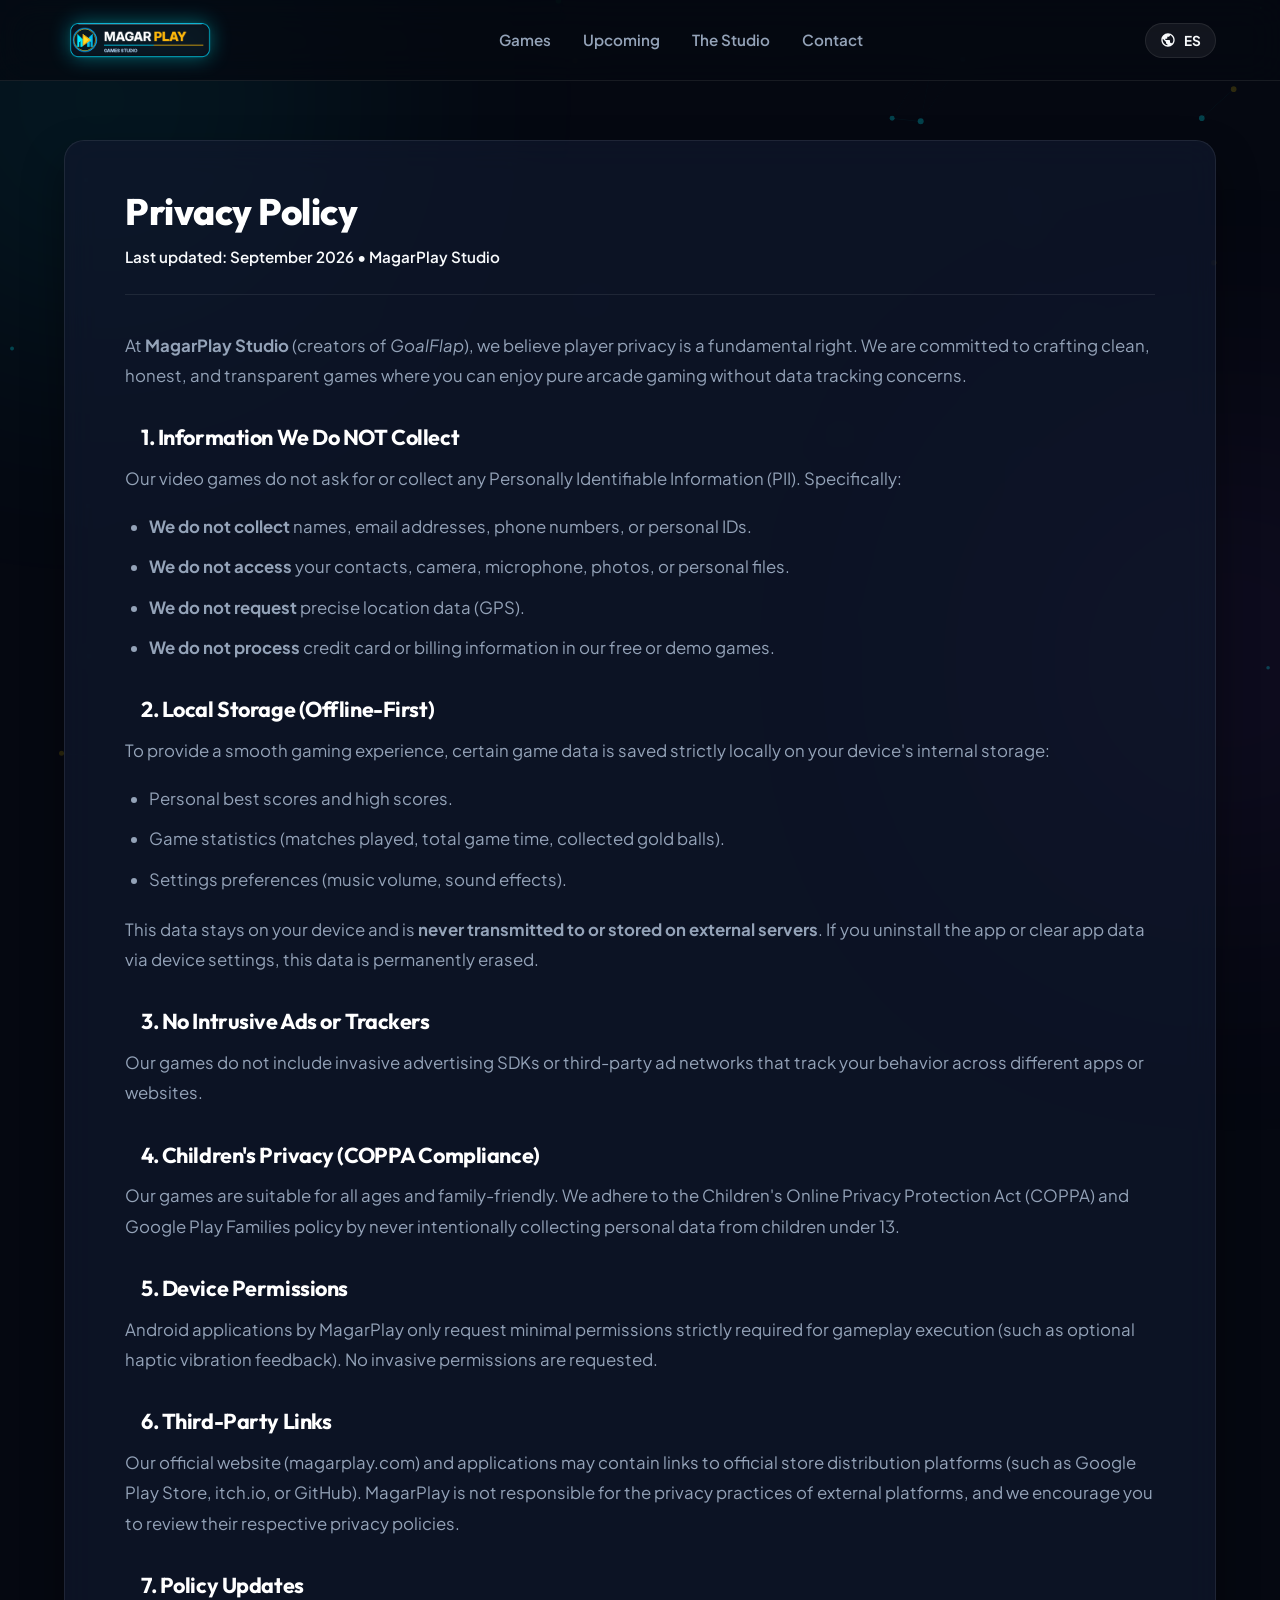
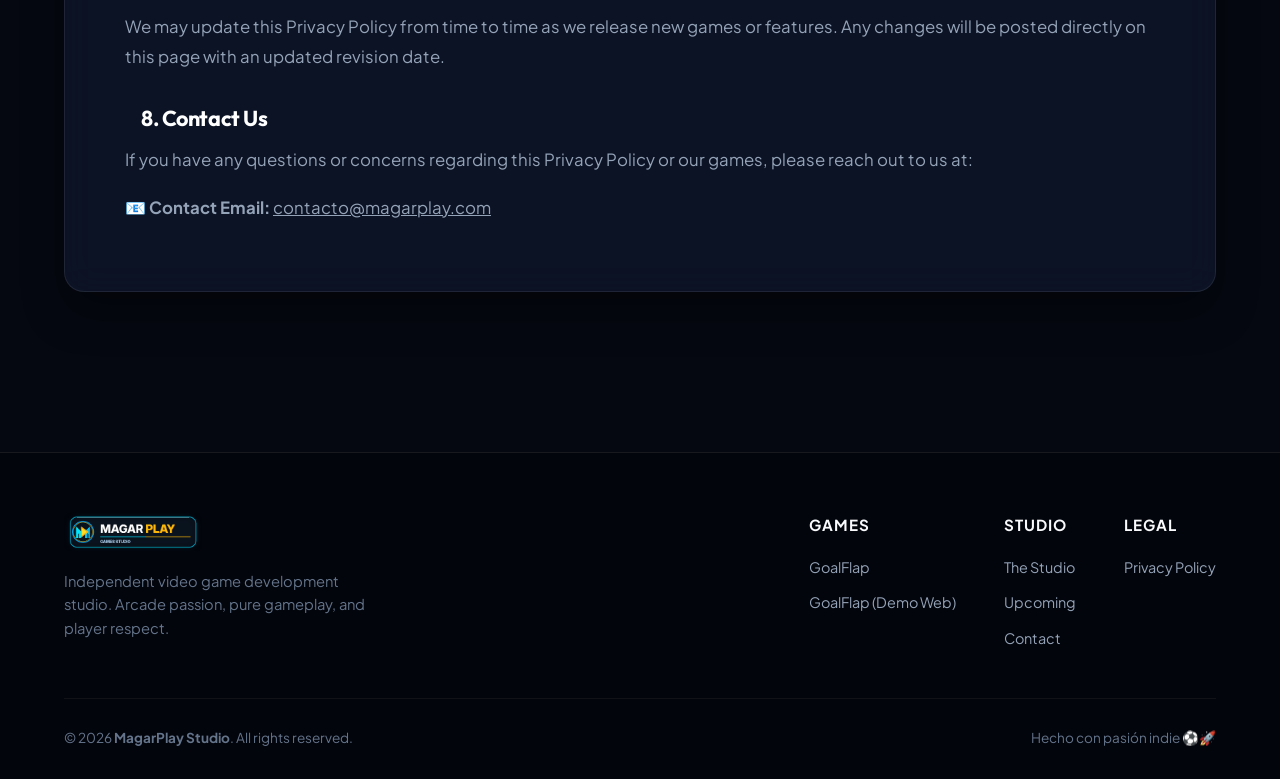
<file: privacy.html>
<!DOCTYPE html>
<html lang="es">
<head>
	<meta charset="UTF-8">
	<meta name="viewport" content="width=device-width, initial-scale=1.0">
	<title>Política de Privacidad | MagarPlay Studio</title>
	<meta name="description" content="Política de Privacidad de MagarPlay Studio y de nuestros videojuegos (GoalFlap). Respeto total a la privacidad del usuario, sin recolección de datos personales.">
	<link rel="canonical" href="https://magarplay.com/privacy.html">

	<!-- Favicon -->
	<link rel="icon" type="image/png" href="images/icon_512.png">
	<link rel="apple-touch-icon" href="images/icon_512.png">

	<!-- Google Fonts -->
	<link rel="preconnect" href="https://fonts.googleapis.com">
	<link rel="preconnect" href="https://fonts.gstatic.com" crossorigin>
	<link href="https://fonts.googleapis.com/css2?family=Outfit:wght@600;700;800;900&family=Plus+Jakarta+Sans:wght@400;500;600;700&display=swap" rel="stylesheet">

	<!-- Stylesheet -->
	<link rel="stylesheet" href="css/style.css">
</head>
<body>

	<!-- Particle Interactive Background Canvas -->
	<canvas id="particles-canvas"></canvas>

	<!-- Ambient Colored Glow Orbs -->
	<div class="ambient-glow ambient-top-left"></div>
	<div class="ambient-glow ambient-center-right"></div>

	<!-- NAVBAR -->
	<header class="site-header" id="header">
		<div class="container nav-wrapper">
			<a href="index.html" class="brand-link" aria-label="MagarPlay Inicio">
				<img src="images/magarplay_logo.png" alt="MagarPlay Logo" class="brand-logo">
			</a>

			<nav aria-label="Navegación principal">
				<ul class="nav-links" id="nav-links">
					<li><a href="index.html#games" data-i18n="nav_games">Juegos</a></li>
					<li><a href="index.html#upcoming" data-i18n="nav_upcoming">Próximamente</a></li>
					<li><a href="index.html#about" data-i18n="nav_about">El Estudio</a></li>
					<li><a href="index.html#contact" data-i18n="nav_contact">Contacto</a></li>
				</ul>
			</nav>

			<div class="nav-actions">
				<button class="lang-toggle-btn" id="lang-toggle" aria-label="Cambiar Idioma">
					<svg viewBox="0 0 24 24" width="16" height="16" aria-hidden="true">
						<path d="M12 2C6.48 2 2 6.48 2 12s4.48 10 10 10 10-4.48 10-10S17.52 2 12 2zm-1 17.93c-3.95-.49-7-3.85-7-7.93 0-.62.08-1.21.21-1.79L9 15v1c0 1.1.9 2 2 2v1.93zm6.9-2.54c-.26-.81-1-1.39-1.9-1.39h-1v-3c0-.55-.45-1-1-1H8v-2h2c.55 0 1-.45 1-1V7h2c1.1 0 2-.9 2-2v-.41c2.93 1.19 5 4.06 5 7.41 0 2.08-.8 3.97-2.1 5.39z"/>
					</svg>
					<span class="lang-label">EN</span>
				</button>
			</div>
		</div>
	</header>

	<main class="legal-section">
		<div class="container">
			<article class="legal-card">
				<header class="legal-header">
					<h1 data-i18n="privacy_title">Política de Privacidad</h1>
					<p class="legal-date"><span data-i18n="privacy_updated">Última actualización: Septiembre 2026</span> • MagarPlay Studio</p>
				</header>

				<!-- Spanish Content -->
				<div class="legal-body lang-content-es">
					<p>En <strong>MagarPlay Studio</strong> (creadores de <em>GoalFlap</em>), consideramos que la privacidad de nuestros jugadores es un derecho fundamental. Nos comprometemos a diseñar videojuegos limpios, honestos y transparentes, donde puedas disfrutar de una experiencia arcade pura sin preocuparte por el rastreo de tus datos.</p>

					<h2>1. Información que NO recopilamos</h2>
					<p>Nuestros videojuegos no solicitan ni recopilan ningún dato de carácter personal. Específicamente:</p>
					<ul>
						<li><strong>No recopilamos</strong> nombres, direcciones de correo electrónico, números telefónicos ni identificadores personales.</li>
						<li><strong>No accedemos</strong> a tu libreta de contactos, cámara, micrófono, fotos ni archivos personales del dispositivo.</li>
						<li><strong>No solicitamos</strong> datos de ubicación geográfica (GPS).</li>
						<li><strong>No procesamos</strong> datos de tarjetas de crédito o pagos en nuestros juegos gratuitos o demos.</li>
					</ul>

					<h2>2. Almacenamiento Local (Offline-First)</h2>
					<p>Para garantizar el funcionamiento fluido del juego, guardamos ciertos datos estrictamente de manera local en el almacenamiento interno de tu dispositivo:</p>
					<ul>
						<li>Tus récords personales y puntajes más altos (High Scores).</li>
						<li>Estadísticas de partidas jugadas, tiempo total de juego y balones de oro recogidos.</li>
						<li>Preferencias de configuración (volumen de música y efectos de sonido).</li>
					</ul>
					<p>Esta información se almacena localmente y <strong>nunca es enviada ni sincronizada con servidores externos</strong> de MagarPlay ni de terceros. Si desinstalas la aplicación o borras los datos del juego desde los ajustes de tu dispositivo, esta información se eliminará por completo.</p>

					<h2>3. Sin Publicidad Invasiva ni Rastreadores</h2>
					<p>Nuestros juegos no integran kits de desarrollo de software (SDKs) de publicidad intrusiva ni redes publicitarias que rastreen tu comportamiento de navegación entre diferentes aplicaciones o sitios web.</p>

					<h2>4. Privacidad de Menores (COPPA)</h2>
					<p>Nuestros videojuegos son aptos para toda la familia y para todas las edades. Cumplimos con las directrices de la Ley de Protección de la Privacidad Infantil en Línea (COPPA) y las directrices de Google Play Families, no recopilando deliberadamente ningún dato personal de menores de 13 años.</p>

					<h2>5. Permisos de la Aplicación</h2>
					<p>Las aplicaciones desarrolladas por MagarPlay en Android solo solicitan los permisos mínimos y estrictamente necesarios para su ejecución (como vibración háptica opcional para feedback del juego). No se solicitan permisos invasivos.</p>

					<h2>6. Enlaces a Sitios de Terceros</h2>
					<p>Nuestra página web oficial (magarplay.com) y nuestras aplicaciones pueden contener enlaces a plataformas de distribución autorizadas (como Google Play Store, itch.io o GitHub). MagarPlay no se hace responsable de las prácticas de privacidad de dichas plataformas externas, por lo que te recomendamos revisar sus respectivas políticas.</p>

					<h2>7. Cambios en esta Política</h2>
					<p>Podemos actualizar esta Política de Privacidad periódicamente si lanzamos nuevos títulos con funcionalidades adicionales. Cualquier cambio se publicará de manera inmediata en esta página web con la fecha de revisión correspondiente.</p>

					<h2>8. Contacto</h2>
					<p>Si tienes preguntas, dudas o inquietudes sobre esta Política de Privacidad o sobre cualquiera de nuestros videojuegos, no dudes en comunicarte con nosotros a:</p>
					<p>📧 <strong>Correo de contacto:</strong> <a href="mailto:contacto@magarplay.com">contacto@magarplay.com</a></p>
				</div>

				<!-- English Content -->
				<div class="legal-body lang-content-en" style="display: none;">
					<p>At <strong>MagarPlay Studio</strong> (creators of <em>GoalFlap</em>), we believe player privacy is a fundamental right. We are committed to crafting clean, honest, and transparent games where you can enjoy pure arcade gaming without data tracking concerns.</p>

					<h2>1. Information We Do NOT Collect</h2>
					<p>Our video games do not ask for or collect any Personally Identifiable Information (PII). Specifically:</p>
					<ul>
						<li><strong>We do not collect</strong> names, email addresses, phone numbers, or personal IDs.</li>
						<li><strong>We do not access</strong> your contacts, camera, microphone, photos, or personal files.</li>
						<li><strong>We do not request</strong> precise location data (GPS).</li>
						<li><strong>We do not process</strong> credit card or billing information in our free or demo games.</li>
					</ul>

					<h2>2. Local Storage (Offline-First)</h2>
					<p>To provide a smooth gaming experience, certain game data is saved strictly locally on your device's internal storage:</p>
					<ul>
						<li>Personal best scores and high scores.</li>
						<li>Game statistics (matches played, total game time, collected gold balls).</li>
						<li>Settings preferences (music volume, sound effects).</li>
					</ul>
					<p>This data stays on your device and is <strong>never transmitted to or stored on external servers</strong>. If you uninstall the app or clear app data via device settings, this data is permanently erased.</p>

					<h2>3. No Intrusive Ads or Trackers</h2>
					<p>Our games do not include invasive advertising SDKs or third-party ad networks that track your behavior across different apps or websites.</p>

					<h2>4. Children's Privacy (COPPA Compliance)</h2>
					<p>Our games are suitable for all ages and family-friendly. We adhere to the Children's Online Privacy Protection Act (COPPA) and Google Play Families policy by never intentionally collecting personal data from children under 13.</p>

					<h2>5. Device Permissions</h2>
					<p>Android applications by MagarPlay only request minimal permissions strictly required for gameplay execution (such as optional haptic vibration feedback). No invasive permissions are requested.</p>

					<h2>6. Third-Party Links</h2>
					<p>Our official website (magarplay.com) and applications may contain links to official store distribution platforms (such as Google Play Store, itch.io, or GitHub). MagarPlay is not responsible for the privacy practices of external platforms, and we encourage you to review their respective privacy policies.</p>

					<h2>7. Policy Updates</h2>
					<p>We may update this Privacy Policy from time to time as we release new games or features. Any changes will be posted directly on this page with an updated revision date.</p>

					<h2>8. Contact Us</h2>
					<p>If you have any questions or concerns regarding this Privacy Policy or our games, please reach out to us at:</p>
					<p>📧 <strong>Contact Email:</strong> <a href="mailto:contacto@magarplay.com">contacto@magarplay.com</a></p>
				</div>
			</article>
		</div>
	</main>

	<!-- FOOTER -->
	<footer class="site-footer">
		<div class="container">
			<div class="footer-top">
				<div class="footer-brand">
					<img src="images/magarplay_logo.png" alt="MagarPlay" style="height: 38px; width: auto;">
					<p data-i18n="footer_desc">Estudio independiente de desarrollo de videojuegos. Pasión arcade, jugabilidad pura y respeto al jugador.</p>
				</div>

				<div class="footer-nav">
					<div class="footer-col">
						<h5 data-i18n="footer_games">Juegos</h5>
						<ul>
							<li><a href="https://magarplay.github.io/GoalFlap/" target="_blank" rel="noopener">GoalFlap</a></li>
							<li><a href="https://magarplay.github.io/GoalFlap/play/" target="_blank" rel="noopener">GoalFlap (Demo Web)</a></li>
						</ul>
					</div>
					<div class="footer-col">
						<h5 data-i18n="footer_studio">Estudio</h5>
						<ul>
							<li><a href="index.html#about" data-i18n="nav_about">El Estudio</a></li>
							<li><a href="index.html#upcoming" data-i18n="nav_upcoming">Próximamente</a></li>
							<li><a href="index.html#contact" data-i18n="nav_contact">Contacto</a></li>
						</ul>
					</div>
					<div class="footer-col">
						<h5 data-i18n="footer_legal">Legal</h5>
						<ul>
							<li><a href="privacy.html" data-i18n="footer_privacy">Política de Privacidad</a></li>
						</ul>
					</div>
				</div>
			</div>

			<div class="footer-bottom">
				<div>
					&copy; 2026 <strong>MagarPlay Studio</strong>. <span data-i18n="footer_rights">Todos los derechos reservados.</span>
				</div>
				<div>
					Hecho con pasión indie ⚽🚀
				</div>
			</div>
		</div>
	</footer>

	<!-- Scripts -->
	<script src="js/main.js"></script>
</body>
</html>
</file>
<file: css/style.css>
/* ==========================================================================
   MAGARPLAY GAMES STUDIO - OFFICIAL PORTAL DESIGN SYSTEM
   Modern Dark Arcade Glassmorphism Theme (2026)
   ========================================================================== */

:root {
	--bg-deep: #050811;
	--bg-surface: #0a0f1d;
	--bg-card: rgba(16, 24, 45, 0.72);
	--bg-card-hover: rgba(22, 34, 62, 0.85);
	
	--accent-cyan: #00f0ff;
	--accent-cyan-rgb: 0, 240, 255;
	--accent-cyan-glow: rgba(0, 240, 255, 0.35);
	
	--accent-gold: #ffbe1a;
	--accent-gold-rgb: 255, 190, 26;
	--accent-gold-glow: rgba(255, 190, 26, 0.3);
	
	--accent-purple: #9d4edd;
	
	--text-primary: #f8fafc;
	--text-secondary: #94a3b8;
	--text-muted: #64748b;
	
	--border-subtle: rgba(255, 255, 255, 0.08);
	--border-hover: rgba(0, 240, 255, 0.35);
	
	--font-heading: 'Outfit', -apple-system, BlinkMacSystemFont, sans-serif;
	--font-body: 'Plus Jakarta Sans', -apple-system, BlinkMacSystemFont, sans-serif;
	
	--radius-sm: 8px;
	--radius-md: 14px;
	--radius-lg: 20px;
	--radius-full: 9999px;
	
	--shadow-card: 0 12px 32px -4px rgba(0, 0, 0, 0.5), 0 4px 12px -2px rgba(0, 0, 0, 0.3);
	--shadow-glow: 0 0 24px -2px var(--accent-cyan-glow);
	
	--transition-smooth: all 0.3s cubic-bezier(0.16, 1, 0.3, 1);
}

*, *::before, *::after {
	box-sizing: border-box;
	margin: 0;
	padding: 0;
}

html {
	scroll-behavior: smooth;
	color-scheme: dark;
}

body {
	background-color: var(--bg-deep);
	color: var(--text-primary);
	font-family: var(--font-body);
	line-height: 1.6;
	overflow-x: hidden;
	position: relative;
	min-height: 100vh;
}

/* Background Canvas */
#particles-canvas {
	position: fixed;
	top: 0;
	left: 0;
	width: 100vw;
	height: 100vh;
	pointer-events: none;
	z-index: 0;
	opacity: 0.55;
}

/* Ambient Radial Lighting */
.ambient-glow {
	position: fixed;
	width: 600px;
	height: 600px;
	border-radius: 50%;
	pointer-events: none;
	z-index: 0;
	filter: blur(140px);
	opacity: 0.18;
}
.ambient-top-left {
	top: -200px;
	left: -200px;
	background: radial-gradient(circle, var(--accent-cyan), transparent 70%);
}
.ambient-center-right {
	top: 40%;
	right: -250px;
	background: radial-gradient(circle, var(--accent-purple), transparent 70%);
}
.ambient-bottom-left {
	bottom: -200px;
	left: 10%;
	background: radial-gradient(circle, var(--accent-gold), transparent 70%);
}

/* Base Container */
.container {
	width: 100%;
	max-width: 1200px;
	margin: 0 auto;
	padding: 0 24px;
	position: relative;
	z-index: 1;
}

/* Typography */
h1, h2, h3, h4 {
	font-family: var(--font-heading);
	font-weight: 800;
	line-height: 1.15;
	letter-spacing: -0.02em;
}

.gradient-text-cyan {
	background: linear-gradient(135deg, #ffffff 10%, var(--accent-cyan) 90%);
	-webkit-background-clip: text;
	-webkit-text-fill-color: transparent;
}

.gradient-text-gold {
	background: linear-gradient(135deg, #ffffff 10%, var(--accent-gold) 90%);
	-webkit-background-clip: text;
	-webkit-text-fill-color: transparent;
}

/* ==========================================================================
   NAVIGATION
   ========================================================================== */
.site-header {
	position: fixed;
	top: 0;
	left: 0;
	right: 0;
	z-index: 1000;
	background: rgba(5, 8, 17, 0.75);
	backdrop-filter: blur(18px);
	-webkit-backdrop-filter: blur(18px);
	border-bottom: 1px solid var(--border-subtle);
	transition: var(--transition-smooth);
}

.nav-wrapper {
	display: flex;
	align-items: center;
	justify-content: space-between;
	height: 80px;
}

.brand-link {
	display: flex;
	align-items: center;
	gap: 12px;
	text-decoration: none;
	color: var(--text-primary);
}

.brand-logo {
	height: 42px;
	width: auto;
	object-fit: contain;
	filter: drop-shadow(0 0 10px rgba(0, 240, 255, 0.4));
	transition: var(--transition-smooth);
}

.brand-link:hover .brand-logo {
	transform: scale(1.04);
	filter: drop-shadow(0 0 16px rgba(0, 240, 255, 0.7));
}

.nav-links {
	display: flex;
	align-items: center;
	gap: 32px;
	list-style: none;
}

.nav-links a {
	color: var(--text-secondary);
	text-decoration: none;
	font-weight: 600;
	font-size: 0.95rem;
	transition: var(--transition-smooth);
	position: relative;
	padding: 6px 0;
}

.nav-links a:hover,
.nav-links a.active {
	color: var(--accent-cyan);
}

.nav-links a::after {
	content: '';
	position: absolute;
	bottom: 0;
	left: 0;
	width: 0;
	height: 2px;
	background: var(--accent-cyan);
	border-radius: var(--radius-full);
	box-shadow: 0 0 8px var(--accent-cyan);
	transition: var(--transition-smooth);
}

.nav-links a:hover::after,
.nav-links a.active::after {
	width: 100%;
}

.nav-actions {
	display: flex;
	align-items: center;
	gap: 16px;
}

/* Language Toggle Button */
.lang-toggle-btn {
	display: inline-flex;
	align-items: center;
	gap: 8px;
	background: rgba(255, 255, 255, 0.06);
	border: 1px solid var(--border-subtle);
	color: var(--text-primary);
	padding: 8px 14px;
	border-radius: var(--radius-full);
	font-family: var(--font-body);
	font-size: 0.85rem;
	font-weight: 700;
	cursor: pointer;
	transition: var(--transition-smooth);
}

.lang-toggle-btn:hover {
	background: rgba(0, 240, 255, 0.12);
	border-color: var(--accent-cyan);
	color: var(--accent-cyan);
	box-shadow: 0 0 16px rgba(0, 240, 255, 0.25);
}

.lang-toggle-btn svg {
	width: 16px;
	height: 16px;
	fill: currentColor;
}

/* Mobile Hamburger */
.mobile-menu-btn {
	display: none;
	background: transparent;
	border: none;
	color: var(--text-primary);
	cursor: pointer;
	padding: 8px;
}

.mobile-menu-btn svg {
	width: 28px;
	height: 28px;
	stroke: currentColor;
}

/* ==========================================================================
   HERO SECTION
   ========================================================================== */
.hero-section {
	padding-top: 170px;
	padding-bottom: 90px;
	text-align: center;
	position: relative;
}

.studio-pill {
	display: inline-flex;
	align-items: center;
	gap: 8px;
	background: rgba(0, 240, 255, 0.08);
	border: 1px solid rgba(0, 240, 255, 0.3);
	color: var(--accent-cyan);
	padding: 6px 18px;
	border-radius: var(--radius-full);
	font-size: 0.85rem;
	font-weight: 800;
	text-transform: uppercase;
	letter-spacing: 0.08em;
	margin-bottom: 24px;
	box-shadow: 0 0 20px rgba(0, 240, 255, 0.15);
	animation: pulseGlow 3s infinite alternate;
}

@keyframes pulseGlow {
	0% { box-shadow: 0 0 10px rgba(0, 240, 255, 0.15); }
	100% { box-shadow: 0 0 24px rgba(0, 240, 255, 0.35); }
}

.hero-title {
	font-size: clamp(2.5rem, 5.5vw, 4.2rem);
	max-width: 960px;
	margin: 0 auto 24px;
}

.hero-subtitle {
	font-size: clamp(1.05rem, 2vw, 1.25rem);
	color: var(--text-secondary);
	max-width: 720px;
	margin: 0 auto 40px;
}

.hero-cta-group {
	display: flex;
	align-items: center;
	justify-content: center;
	gap: 18px;
	flex-wrap: wrap;
	margin-bottom: 50px;
}

/* Buttons */
.btn {
	display: inline-flex;
	align-items: center;
	justify-content: center;
	gap: 10px;
	padding: 14px 28px;
	border-radius: var(--radius-full);
	font-family: var(--font-heading);
	font-size: 1rem;
	font-weight: 700;
	text-decoration: none;
	cursor: pointer;
	transition: var(--transition-smooth);
}

.btn-primary {
	background: linear-gradient(135deg, var(--accent-cyan), #0099ff);
	color: #030814;
	box-shadow: 0 8px 24px -4px rgba(0, 240, 255, 0.45);
	border: 1px solid rgba(255, 255, 255, 0.3);
}

.btn-primary:hover {
	transform: translateY(-2px);
	box-shadow: 0 14px 32px -2px rgba(0, 240, 255, 0.65);
	background: linear-gradient(135deg, #33f3ff, #1aa3ff);
}

.btn-gold {
	background: linear-gradient(135deg, var(--accent-gold), #ff8800);
	color: #120902;
	box-shadow: 0 8px 24px -4px rgba(255, 190, 26, 0.4);
	border: 1px solid rgba(255, 255, 255, 0.3);
}

.btn-gold:hover {
	transform: translateY(-2px);
	box-shadow: 0 14px 32px -2px rgba(255, 190, 26, 0.6);
	background: linear-gradient(135deg, #ffd055, #ff9922);
}

.btn-secondary {
	background: rgba(255, 255, 255, 0.05);
	color: var(--text-primary);
	border: 1px solid var(--border-subtle);
	backdrop-filter: blur(10px);
}

.btn-secondary:hover {
	background: rgba(255, 255, 255, 0.12);
	border-color: rgba(255, 255, 255, 0.3);
	transform: translateY(-2px);
}

/* Hero Stats Banner */
.hero-stats {
	display: flex;
	align-items: center;
	justify-content: center;
	gap: 36px;
	flex-wrap: wrap;
	padding: 20px 32px;
	background: rgba(16, 24, 45, 0.5);
	border: 1px solid var(--border-subtle);
	backdrop-filter: blur(14px);
	border-radius: var(--radius-lg);
	max-width: 840px;
	margin: 0 auto;
}

.stat-item {
	display: flex;
	align-items: center;
	gap: 12px;
	text-align: left;
}

.stat-icon {
	font-size: 1.5rem;
}

.stat-text strong {
	display: block;
	font-size: 1.05rem;
	color: var(--text-primary);
	font-family: var(--font-heading);
}

.stat-text span {
	font-size: 0.82rem;
	color: var(--text-secondary);
}

/* ==========================================================================
   FEATURED GAME SECTION
   ========================================================================== */
.section {
	padding: 100px 0;
	position: relative;
}

.section-header {
	text-align: center;
	margin-bottom: 60px;
}

.section-tag {
	display: inline-block;
	font-size: 0.85rem;
	font-weight: 800;
	text-transform: uppercase;
	letter-spacing: 0.1em;
	color: var(--accent-cyan);
	margin-bottom: 12px;
}

.section-title {
	font-size: clamp(2rem, 3.5vw, 2.8rem);
	margin-bottom: 16px;
}

.section-desc {
	font-size: 1.05rem;
	color: var(--text-secondary);
	max-width: 600px;
	margin: 0 auto;
}

/* Hero Game Card */
.featured-game-card {
	background: var(--bg-card);
	border: 1px solid var(--border-subtle);
	border-radius: var(--radius-lg);
	padding: 40px;
	backdrop-filter: blur(16px);
	-webkit-backdrop-filter: blur(16px);
	box-shadow: var(--shadow-card);
	transition: var(--transition-smooth);
	position: relative;
	overflow: hidden;
}

.featured-game-card::before {
	content: '';
	position: absolute;
	top: 0;
	left: 0;
	width: 100%;
	height: 3px;
	background: linear-gradient(90deg, transparent, var(--accent-cyan), var(--accent-gold), transparent);
}

.featured-game-card:hover {
	border-color: var(--border-hover);
	box-shadow: 0 16px 40px -8px rgba(0, 240, 255, 0.2);
}

.game-grid {
	display: grid;
	grid-template-columns: 1.1fr 1fr;
	gap: 48px;
	align-items: center;
}

/* Media Column */
.game-media-wrapper {
	position: relative;
	border-radius: var(--radius-md);
	overflow: hidden;
	box-shadow: 0 12px 28px rgba(0, 0, 0, 0.6);
	border: 1px solid rgba(255, 255, 255, 0.1);
}

.game-banner-img {
	width: 100%;
	height: auto;
	display: block;
	transition: transform 0.6s cubic-bezier(0.16, 1, 0.3, 1);
}

.featured-game-card:hover .game-banner-img {
	transform: scale(1.03);
}

/* Gameplay Screenshots Grid (Vertical Mobile Screens 9:16) */
.game-thumbs-row {
	display: grid;
	grid-template-columns: repeat(4, 1fr);
	gap: 12px;
	margin-top: 16px;
}

.game-thumb-item {
	border-radius: var(--radius-sm);
	overflow: hidden;
	border: 1.5px solid rgba(255, 255, 255, 0.12);
	aspect-ratio: 9 / 16;
	background: #070b16;
	cursor: pointer;
	position: relative;
	box-shadow: 0 6px 16px rgba(0, 0, 0, 0.45);
	transition: transform 0.28s ease, border-color 0.28s ease, box-shadow 0.28s ease;
}

.game-thumb-item::after {
	content: '';
	position: absolute;
	inset: 0;
	background: radial-gradient(circle at center, rgba(0, 240, 255, 0.2) 0%, transparent 75%);
	opacity: 0;
	transition: opacity 0.25s ease;
	pointer-events: none;
}

.game-thumb-item:hover {
	transform: translateY(-5px) scale(1.03);
	border-color: var(--accent-cyan);
	box-shadow: 0 10px 24px rgba(0, 240, 255, 0.35);
}

.game-thumb-item:hover::after {
	opacity: 1;
}

.game-thumb-item img {
	width: 100%;
	height: 100%;
	object-fit: cover;
	display: block;
	transition: transform 0.35s ease;
}

.game-thumb-item:hover img {
	transform: scale(1.05);
}

/* Info Column */
.game-badges-row {
	display: flex;
	gap: 10px;
	flex-wrap: wrap;
	margin-bottom: 18px;
}

.badge {
	display: inline-flex;
	align-items: center;
	gap: 6px;
	padding: 5px 12px;
	border-radius: var(--radius-full);
	font-size: 0.78rem;
	font-weight: 700;
	text-transform: uppercase;
	letter-spacing: 0.04em;
}

.badge-cyan {
	background: rgba(0, 240, 255, 0.1);
	border: 1px solid rgba(0, 240, 255, 0.3);
	color: var(--accent-cyan);
}

.badge-gold {
	background: rgba(255, 190, 26, 0.1);
	border: 1px solid rgba(255, 190, 26, 0.3);
	color: var(--accent-gold);
}

.badge-gray {
	background: rgba(255, 255, 255, 0.06);
	border: 1px solid var(--border-subtle);
	color: var(--text-secondary);
}

.game-title {
	font-size: clamp(2rem, 3.2vw, 2.7rem);
	margin-bottom: 8px;
}

.game-tagline {
	font-size: 1.1rem;
	color: var(--accent-gold);
	font-weight: 700;
	margin-bottom: 16px;
}

.game-description {
	color: var(--text-secondary);
	margin-bottom: 24px;
	font-size: 0.98rem;
}

/* Game Highlights Bullet Points */
.game-highlights {
	list-style: none;
	display: grid;
	grid-template-columns: 1fr 1fr;
	gap: 12px;
	margin-bottom: 32px;
}

.game-highlights li {
	display: flex;
	align-items: flex-start;
	gap: 8px;
	font-size: 0.9rem;
	color: var(--text-primary);
}

.game-highlights li span {
	color: var(--accent-cyan);
}

/* Game CTA Row */
.game-actions-row {
	display: flex;
	gap: 16px;
	flex-wrap: wrap;
}

/* ==========================================================================
   UPCOMING / PIPELINE SECTION
   ========================================================================== */
.pipeline-grid {
	display: grid;
	grid-template-columns: repeat(auto-fit, minmax(320px, 1fr));
	gap: 28px;
}

.pipeline-card {
	background: var(--bg-card);
	border: 1px solid var(--border-subtle);
	border-radius: var(--radius-lg);
	padding: 36px;
	backdrop-filter: blur(14px);
	box-shadow: var(--shadow-card);
	transition: var(--transition-smooth);
	position: relative;
	overflow: hidden;
}

.pipeline-card:hover {
	transform: translateY(-4px);
	border-color: rgba(255, 255, 255, 0.2);
	background: var(--bg-card-hover);
}

.pipeline-card-glow {
	position: absolute;
	top: -50px;
	right: -50px;
	width: 140px;
	height: 140px;
	border-radius: 50%;
	filter: blur(50px);
	pointer-events: none;
}
.glow-purple { background: rgba(157, 78, 221, 0.3); }
.glow-cyan { background: rgba(0, 240, 255, 0.25); }

.pipeline-badge {
	display: inline-block;
	font-size: 0.75rem;
	font-weight: 800;
	text-transform: uppercase;
	letter-spacing: 0.06em;
	padding: 4px 12px;
	border-radius: var(--radius-full);
	margin-bottom: 20px;
}

.pipeline-badge-dev {
	background: rgba(157, 78, 221, 0.15);
	color: #c77dff;
	border: 1px solid rgba(157, 78, 221, 0.35);
}

.pipeline-badge-lab {
	background: rgba(0, 240, 255, 0.12);
	color: var(--accent-cyan);
	border: 1px solid rgba(0, 240, 255, 0.35);
}

.pipeline-title {
	font-size: 1.5rem;
	margin-bottom: 12px;
}

.pipeline-desc {
	color: var(--text-secondary);
	font-size: 0.95rem;
	margin-bottom: 24px;
}

.pipeline-platforms {
	display: flex;
	gap: 12px;
	font-size: 0.85rem;
	color: var(--text-muted);
	font-weight: 600;
}

/* ==========================================================================
   PHILOSOPHY & PILLARS
   ========================================================================== */
.pillars-grid {
	display: grid;
	grid-template-columns: repeat(auto-fit, minmax(300px, 1fr));
	gap: 28px;
}

.pillar-card {
	background: var(--bg-card);
	border: 1px solid var(--border-subtle);
	border-radius: var(--radius-lg);
	padding: 36px 28px;
	text-align: center;
	transition: var(--transition-smooth);
	backdrop-filter: blur(14px);
}

.pillar-card:hover {
	transform: translateY(-4px);
	border-color: var(--border-hover);
	box-shadow: 0 12px 30px -4px rgba(0, 240, 255, 0.2);
}

.pillar-icon-box {
	width: 68px;
	height: 68px;
	margin: 0 auto 24px;
	background: rgba(255, 255, 255, 0.04);
	border: 1px solid var(--border-subtle);
	border-radius: var(--radius-md);
	display: flex;
	align-items: center;
	justify-content: center;
	font-size: 2rem;
	transition: var(--transition-smooth);
}

.pillar-card:hover .pillar-icon-box {
	background: rgba(0, 240, 255, 0.12);
	border-color: var(--accent-cyan);
	box-shadow: 0 0 20px rgba(0, 240, 255, 0.3);
	transform: scale(1.08);
}

.pillar-title {
	font-size: 1.35rem;
	margin-bottom: 14px;
}

.pillar-desc {
	font-size: 0.95rem;
	color: var(--text-secondary);
}

/* ==========================================================================
   ABOUT & CONTACT
   ========================================================================== */
.about-card {
	background: linear-gradient(135deg, rgba(16, 24, 45, 0.8), rgba(9, 14, 28, 0.95));
	border: 1px solid var(--border-subtle);
	border-radius: var(--radius-lg);
	padding: 56px 48px;
	backdrop-filter: blur(16px);
	display: grid;
	grid-template-columns: 1.2fr 0.8fr;
	gap: 48px;
	align-items: center;
}

.about-text h3 {
	font-size: 2rem;
	margin-bottom: 18px;
}

.about-text p {
	color: var(--text-secondary);
	margin-bottom: 16px;
	font-size: 1.02rem;
}

.contact-box {
	background: rgba(255, 255, 255, 0.03);
	border: 1px solid var(--border-subtle);
	border-radius: var(--radius-md);
	padding: 32px;
	text-align: center;
}

.contact-box h4 {
	font-size: 1.3rem;
	margin-bottom: 10px;
}

.contact-box p {
	color: var(--text-secondary);
	font-size: 0.92rem;
	margin-bottom: 24px;
}

.contact-email-btn {
	display: inline-flex;
	align-items: center;
	gap: 10px;
	color: var(--accent-cyan);
	font-weight: 700;
	text-decoration: none;
	padding: 12px 24px;
	background: rgba(0, 240, 255, 0.08);
	border: 1px solid rgba(0, 240, 255, 0.3);
	border-radius: var(--radius-full);
	transition: var(--transition-smooth);
}

.contact-email-btn:hover {
	background: rgba(0, 240, 255, 0.2);
	box-shadow: 0 0 20px rgba(0, 240, 255, 0.4);
	transform: translateY(-2px);
}

/* ==========================================================================
   FOOTER
   ========================================================================== */
.site-footer {
	border-top: 1px solid var(--border-subtle);
	background: #03050c;
	padding: 60px 0 30px;
	margin-top: 80px;
	position: relative;
	z-index: 1;
}

.footer-top {
	display: flex;
	justify-content: space-between;
	align-items: flex-start;
	flex-wrap: wrap;
	gap: 40px;
	margin-bottom: 48px;
}

.footer-brand p {
	color: var(--text-muted);
	font-size: 0.92rem;
	max-width: 320px;
	margin-top: 12px;
}

.footer-nav {
	display: flex;
	gap: 48px;
	flex-wrap: wrap;
}

.footer-col h5 {
	color: var(--text-primary);
	font-size: 0.95rem;
	font-weight: 700;
	text-transform: uppercase;
	letter-spacing: 0.06em;
	margin-bottom: 16px;
}

.footer-col ul {
	list-style: none;
	display: flex;
	flex-direction: column;
	gap: 10px;
}

.footer-col a {
	color: var(--text-secondary);
	text-decoration: none;
	font-size: 0.9rem;
	transition: var(--transition-smooth);
}

.footer-col a:hover {
	color: var(--accent-cyan);
}

.footer-bottom {
	border-top: 1px solid rgba(255, 255, 255, 0.05);
	padding-top: 28px;
	display: flex;
	justify-content: space-between;
	align-items: center;
	flex-wrap: wrap;
	gap: 16px;
	font-size: 0.85rem;
	color: var(--text-muted);
}

/* ==========================================================================
   RESPONSIVE DESIGN
   ========================================================================== */
@media (max-width: 992px) {
	.game-grid {
		grid-template-columns: 1fr;
		gap: 36px;
	}
	
	.about-card {
		grid-template-columns: 1fr;
		padding: 40px 28px;
	}
}

@media (max-width: 768px) {
	.nav-links {
		display: none;
		position: absolute;
		top: 80px;
		left: 0;
		right: 0;
		background: rgba(5, 8, 17, 0.98);
		backdrop-filter: blur(20px);
		border-bottom: 1px solid var(--border-subtle);
		flex-direction: column;
		padding: 24px;
		gap: 20px;
		text-align: center;
	}
	
	.nav-links.open {
		display: flex;
	}
	
	.mobile-menu-btn {
		display: block;
	}
	
	.hero-section {
		padding-top: 130px;
		padding-bottom: 60px;
	}
	
	.hero-stats {
		flex-direction: column;
		align-items: flex-start;
		gap: 20px;
		padding: 20px;
	}
	
	.featured-game-card {
		padding: 24px;
	}
	
	.game-highlights {
		grid-template-columns: 1fr;
	}
	
	.game-actions-row, .hero-cta-group {
		flex-direction: column;
		width: 100%;
	}
	
	.btn {
		width: 100%;
	}
}

/* ==========================================================================
   LEGAL / PRIVACY PAGE STYLES
   ========================================================================== */
.legal-section {
	padding: 140px 0 80px 0;
	position: relative;
	z-index: 1;
}

.legal-card {
	background: var(--bg-card);
	border: 1px solid var(--border-subtle);
	border-radius: var(--radius-lg);
	padding: 50px 60px;
	box-shadow: 0 20px 40px rgba(0, 0, 0, 0.4);
	backdrop-filter: blur(16px);
}

.legal-header {
	margin-bottom: 36px;
	border-bottom: 1px solid var(--border-subtle);
	padding-bottom: 24px;
}

.legal-header h1 {
	font-family: var(--font-heading);
	font-size: 2.3rem;
	font-weight: 800;
	color: #fff;
	margin-bottom: 12px;
	letter-spacing: -0.5px;
}

.legal-date {
	color: var(--neon-cyan);
	font-size: 0.95rem;
	font-weight: 600;
}

.legal-body {
	color: var(--text-secondary);
	font-size: 1.05rem;
	line-height: 1.8;
}

.legal-body h2 {
	font-family: var(--font-heading);
	font-size: 1.35rem;
	font-weight: 700;
	color: #fff;
	margin: 34px 0 14px 0;
	display: flex;
	align-items: center;
	gap: 10px;
}

.legal-body h2::before {
	content: '';
	display: inline-block;
	width: 6px;
	height: 18px;
	background: var(--gradient-primary);
	border-radius: 3px;
}

.legal-body p {
	margin-bottom: 18px;
}

.legal-body ul {
	margin: 0 0 20px 24px;
	list-style: disc;
}

.legal-body li {
	margin-bottom: 10px;
}

.legal-body a {
	color: var(--neon-cyan);
	text-decoration: underline;
}

@media (max-width: 768px) {
	.legal-card {
		padding: 30px 20px;
	}
	.legal-header h1 {
		font-size: 1.8rem;
	}
}

/* ==========================================================================
   LIGHTBOX MODAL FOR SCREENSHOTS
   ========================================================================== */
.screenshot-modal {
	position: fixed;
	inset: 0;
	background: rgba(3, 5, 12, 0.92);
	backdrop-filter: blur(16px);
	z-index: 9999;
	display: flex;
	align-items: center;
	justify-content: center;
	opacity: 0;
	pointer-events: none;
	transition: opacity 0.28s ease;
	padding: 20px;
}

.screenshot-modal.open {
	opacity: 1;
	pointer-events: auto;
}

.modal-content {
	position: relative;
	max-height: 90vh;
	max-width: 90vw;
	border-radius: var(--radius-md);
	overflow: hidden;
	border: 2px solid rgba(0, 240, 255, 0.4);
	box-shadow: 0 25px 60px rgba(0, 0, 0, 0.9), 0 0 35px rgba(0, 240, 255, 0.25);
	transform: scale(0.9);
	transition: transform 0.3s cubic-bezier(0.16, 1, 0.3, 1);
	background: #000;
}

.screenshot-modal.open .modal-content {
	transform: scale(1);
}

.modal-content img {
	max-height: 85vh;
	width: auto;
	max-width: 100%;
	display: block;
	object-fit: contain;
}

.modal-close-btn {
	position: absolute;
	top: 24px;
	right: 28px;
	background: rgba(255, 255, 255, 0.1);
	border: 1px solid rgba(255, 255, 255, 0.25);
	color: #fff;
	font-size: 2.2rem;
	line-height: 1;
	width: 48px;
	height: 48px;
	border-radius: 50%;
	cursor: pointer;
	display: flex;
	align-items: center;
	justify-content: center;
	transition: all 0.2s ease;
	z-index: 10000;
}

.modal-close-btn:hover {
	background: rgba(255, 70, 70, 0.85);
	border-color: rgba(255, 70, 70, 1);
	transform: scale(1.1);
}
</file>
